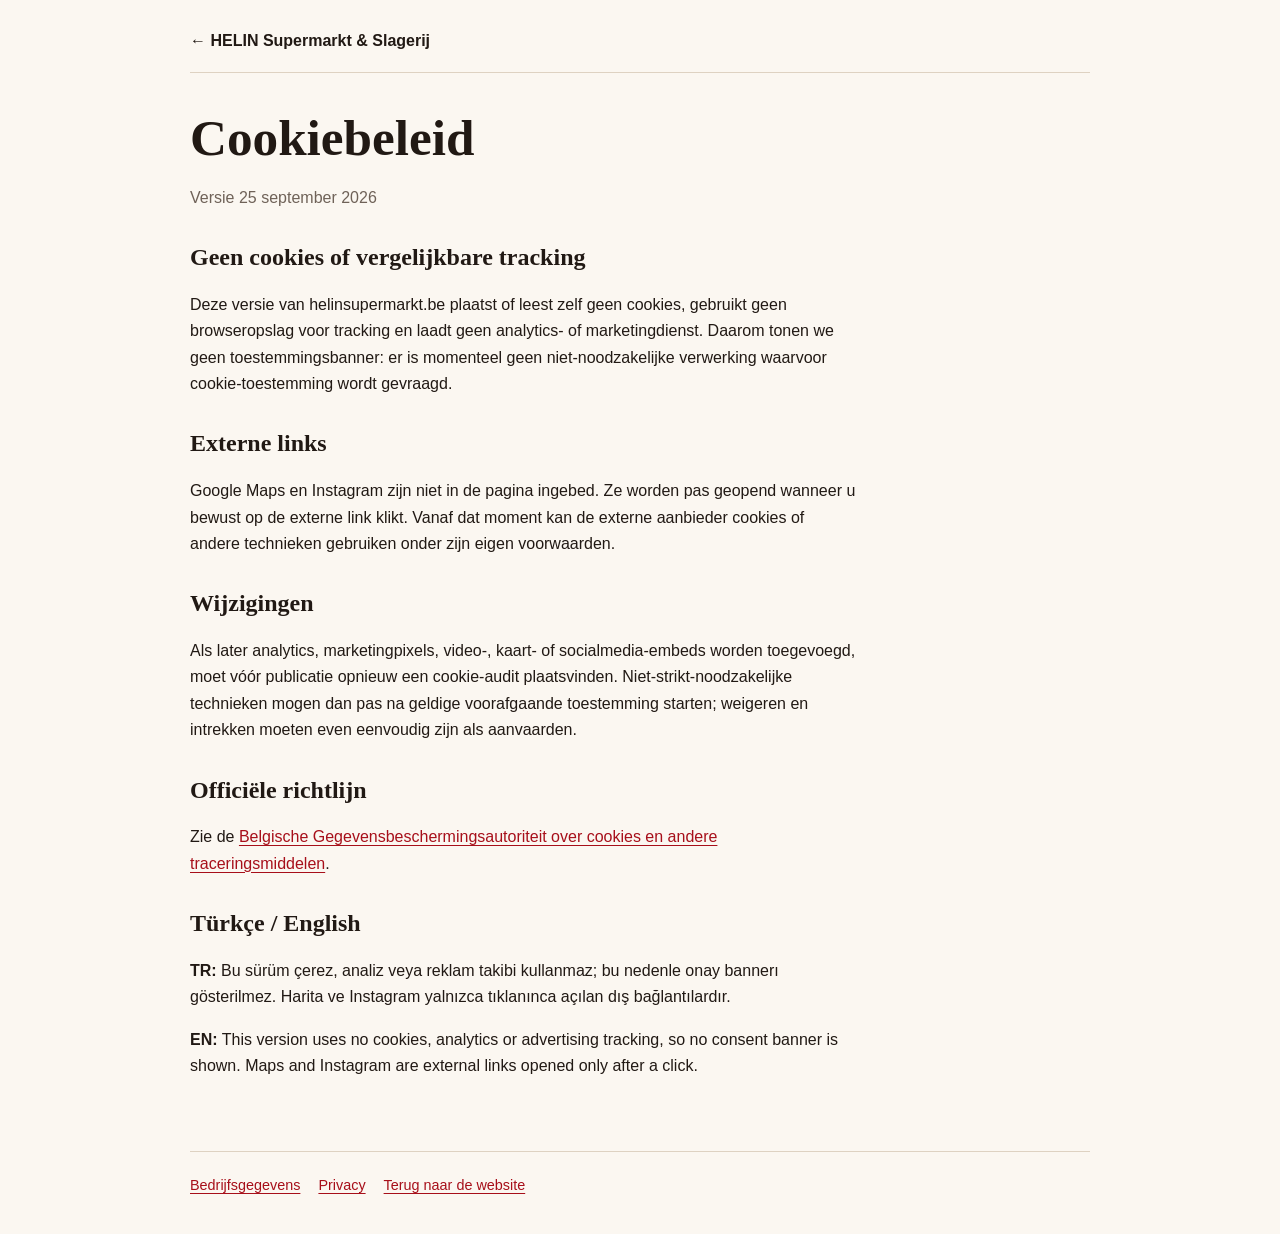
<file: cookies.html>
<!doctype html>
<html lang="nl-BE">
<head>
  <meta charset="utf-8">
  <meta name="viewport" content="width=device-width,initial-scale=1">
  <meta name="robots" content="index,follow">
  <meta name="referrer" content="strict-origin-when-cross-origin">
  <meta http-equiv="Content-Security-Policy" content="default-src 'self'; base-uri 'self'; object-src 'none'; frame-src 'none'; form-action 'none'; img-src 'self'; font-src 'self'; style-src 'self'; script-src 'none'; upgrade-insecure-requests">
  <title>Cookiebeleid | HELIN Supermarkt &amp; Slagerij</title>
  <link rel="icon" href="/assets/favicon.svg" type="image/svg+xml">
  <link rel="stylesheet" href="/assets/legal.css">
</head>
<body>
  <header><a href="/">← HELIN Supermarkt &amp; Slagerij</a></header>
  <main>
    <h1>Cookiebeleid</h1>
    <p class="meta">Versie 25 september 2026</p>

    <h2>Geen cookies of vergelijkbare tracking</h2>
    <p>Deze versie van helinsupermarkt.be plaatst of leest zelf geen cookies, gebruikt geen browseropslag voor tracking en laadt geen analytics- of marketingdienst. Daarom tonen we geen toestemmingsbanner: er is momenteel geen niet-noodzakelijke verwerking waarvoor cookie-toestemming wordt gevraagd.</p>

    <h2>Externe links</h2>
    <p>Google Maps en Instagram zijn niet in de pagina ingebed. Ze worden pas geopend wanneer u bewust op de externe link klikt. Vanaf dat moment kan de externe aanbieder cookies of andere technieken gebruiken onder zijn eigen voorwaarden.</p>

    <h2>Wijzigingen</h2>
    <p>Als later analytics, marketingpixels, video-, kaart- of socialmedia-embeds worden toegevoegd, moet vóór publicatie opnieuw een cookie-audit plaatsvinden. Niet-strikt-noodzakelijke technieken mogen dan pas na geldige voorafgaande toestemming starten; weigeren en intrekken moeten even eenvoudig zijn als aanvaarden.</p>

    <h2>Officiële richtlijn</h2>
    <p>Zie de <a href="https://www.dataprotectionauthority.be/professioneel/thema-s/cookies">Belgische Gegevensbeschermingsautoriteit over cookies en andere traceringsmiddelen</a>.</p>

    <h2>Türkçe / English</h2>
    <p><strong>TR:</strong> Bu sürüm çerez, analiz veya reklam takibi kullanmaz; bu nedenle onay bannerı gösterilmez. Harita ve Instagram yalnızca tıklanınca açılan dış bağlantılardır.</p>
    <p><strong>EN:</strong> This version uses no cookies, analytics or advertising tracking, so no consent banner is shown. Maps and Instagram are external links opened only after a click.</p>
  </main>
  <footer><nav><a href="/legal.html">Bedrijfsgegevens</a><a href="/privacy.html">Privacy</a><a href="/">Terug naar de website</a></nav></footer>
</body>
</html>
</file>
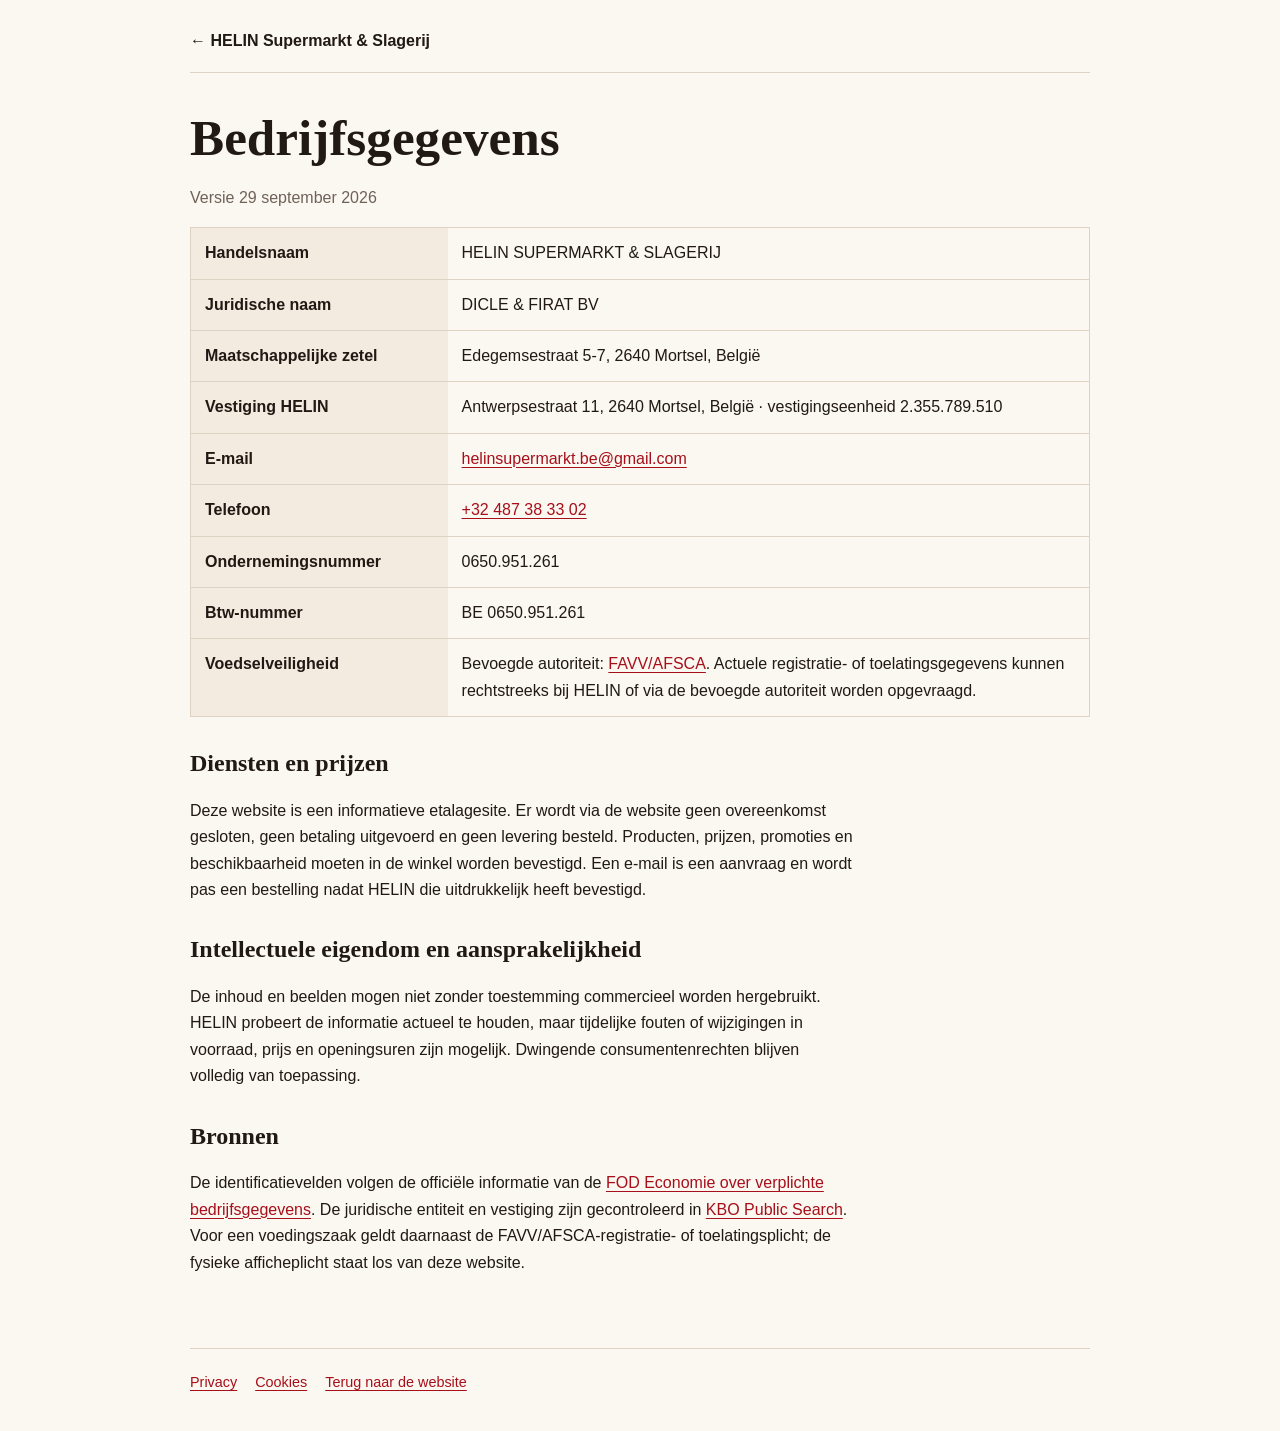
<file: legal.html>
<!doctype html>
<html lang="nl-BE">
<head>
  <meta charset="utf-8">
  <meta name="viewport" content="width=device-width,initial-scale=1">
  <meta name="robots" content="index,follow">
  <meta name="referrer" content="strict-origin-when-cross-origin">
  <meta http-equiv="Content-Security-Policy" content="default-src 'self'; base-uri 'self'; object-src 'none'; frame-src 'none'; form-action 'none'; img-src 'self'; font-src 'self'; style-src 'self'; script-src 'none'; upgrade-insecure-requests">
  <title>Bedrijfsgegevens | HELIN Supermarkt &amp; Slagerij</title>
  <link rel="icon" href="/assets/favicon.svg" type="image/svg+xml">
  <link rel="stylesheet" href="/assets/legal.css">
</head>
<body>
  <header><a href="/">← HELIN Supermarkt &amp; Slagerij</a></header>
  <main>
    <h1>Bedrijfsgegevens</h1>
    <p class="meta">Versie 29 september 2026</p>

    <dl class="facts">
      <dt>Handelsnaam</dt><dd>HELIN SUPERMARKT &amp; SLAGERIJ</dd>
      <dt>Juridische naam</dt><dd>DICLE &amp; FIRAT BV</dd>
      <dt>Maatschappelijke zetel</dt><dd>Edegemsestraat 5-7, 2640 Mortsel, België</dd>
      <dt>Vestiging HELIN</dt><dd>Antwerpsestraat 11, 2640 Mortsel, België · vestigingseenheid 2.355.789.510</dd>
      <dt>E-mail</dt><dd><a href="mailto:helinsupermarkt.be@gmail.com">helinsupermarkt.be@gmail.com</a></dd>
      <dt>Telefoon</dt><dd><a href="tel:+32487383302">+32 487 38 33 02</a></dd>
      <dt>Ondernemingsnummer</dt><dd>0650.951.261</dd>
      <dt>Btw-nummer</dt><dd>BE 0650.951.261</dd>
      <dt>Voedselveiligheid</dt><dd>Bevoegde autoriteit: <a href="https://favv-afsca.be/">FAVV/AFSCA</a>. Actuele registratie- of toelatingsgegevens kunnen rechtstreeks bij HELIN of via de bevoegde autoriteit worden opgevraagd.</dd>
    </dl>

    <h2>Diensten en prijzen</h2>
    <p>Deze website is een informatieve etalagesite. Er wordt via de website geen overeenkomst gesloten, geen betaling uitgevoerd en geen levering besteld. Producten, prijzen, promoties en beschikbaarheid moeten in de winkel worden bevestigd. Een e-mail is een aanvraag en wordt pas een bestelling nadat HELIN die uitdrukkelijk heeft bevestigd.</p>

    <h2>Intellectuele eigendom en aansprakelijkheid</h2>
    <p>De inhoud en beelden mogen niet zonder toestemming commercieel worden hergebruikt. HELIN probeert de informatie actueel te houden, maar tijdelijke fouten of wijzigingen in voorraad, prijs en openingsuren zijn mogelijk. Dwingende consumentenrechten blijven volledig van toepassing.</p>

    <h2>Bronnen</h2>
    <p>De identificatievelden volgen de officiële informatie van de <a href="https://economie.fgov.be/nl/themas/online/elektronische-handel/verkoop-internet/bedrijfswebsite-en-accounts-op">FOD Economie over verplichte bedrijfsgegevens</a>. De juridische entiteit en vestiging zijn gecontroleerd in <a href="https://kbopub.economie.fgov.be/kbopub/zoeknummerform.html?actionLu=Search&amp;nummer=0650951261">KBO Public Search</a>. Voor een voedingszaak geldt daarnaast de FAVV/AFSCA-registratie- of toelatingsplicht; de fysieke afficheplicht staat los van deze website.</p>
  </main>
  <footer><nav><a href="/privacy.html">Privacy</a><a href="/cookies.html">Cookies</a><a href="/">Terug naar de website</a></nav></footer>
</body>
</html>
</file>
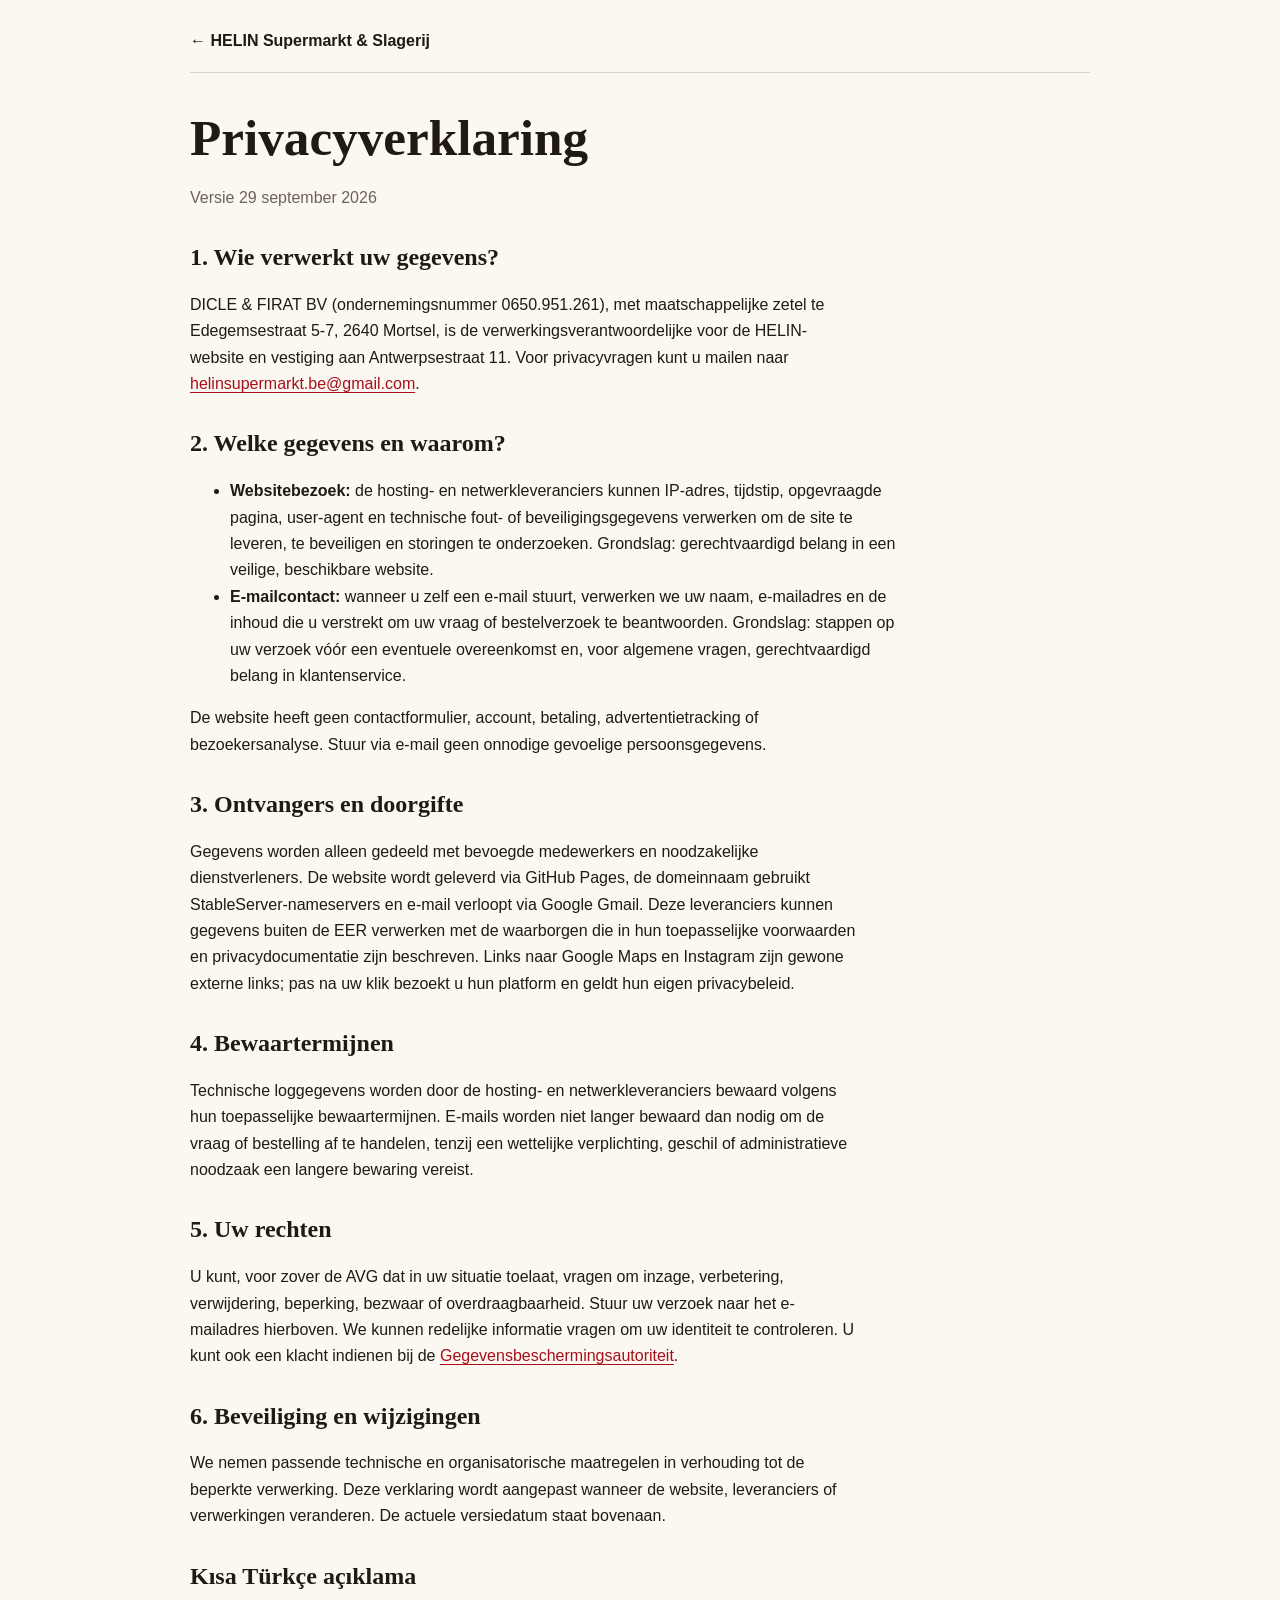
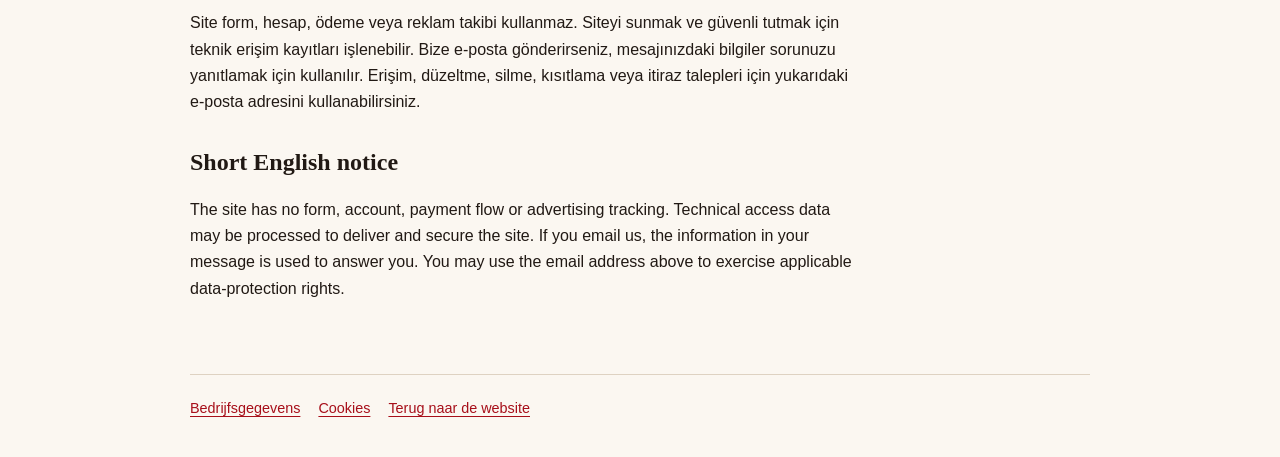
<file: privacy.html>
<!doctype html>
<html lang="nl-BE">
<head>
  <meta charset="utf-8">
  <meta name="viewport" content="width=device-width,initial-scale=1">
  <meta name="robots" content="index,follow">
  <meta name="referrer" content="strict-origin-when-cross-origin">
  <meta http-equiv="Content-Security-Policy" content="default-src 'self'; base-uri 'self'; object-src 'none'; frame-src 'none'; form-action 'none'; img-src 'self'; font-src 'self'; style-src 'self'; script-src 'none'; upgrade-insecure-requests">
  <title>Privacyverklaring | HELIN Supermarkt &amp; Slagerij</title>
  <link rel="icon" href="/assets/favicon.svg" type="image/svg+xml">
  <link rel="stylesheet" href="/assets/legal.css">
</head>
<body>
  <header><a href="/">← HELIN Supermarkt &amp; Slagerij</a></header>
  <main>
    <h1>Privacyverklaring</h1>
    <p class="meta">Versie 29 september 2026</p>

    <h2>1. Wie verwerkt uw gegevens?</h2>
    <p>DICLE &amp; FIRAT BV (ondernemingsnummer 0650.951.261), met maatschappelijke zetel te Edegemsestraat 5-7, 2640 Mortsel, is de verwerkingsverantwoordelijke voor de HELIN-website en vestiging aan Antwerpsestraat 11. Voor privacyvragen kunt u mailen naar <a href="mailto:helinsupermarkt.be@gmail.com">helinsupermarkt.be@gmail.com</a>.</p>

    <h2>2. Welke gegevens en waarom?</h2>
    <ul>
      <li><strong>Websitebezoek:</strong> de hosting- en netwerkleveranciers kunnen IP-adres, tijdstip, opgevraagde pagina, user-agent en technische fout- of beveiligingsgegevens verwerken om de site te leveren, te beveiligen en storingen te onderzoeken. Grondslag: gerechtvaardigd belang in een veilige, beschikbare website.</li>
      <li><strong>E-mailcontact:</strong> wanneer u zelf een e-mail stuurt, verwerken we uw naam, e-mailadres en de inhoud die u verstrekt om uw vraag of bestelverzoek te beantwoorden. Grondslag: stappen op uw verzoek vóór een eventuele overeenkomst en, voor algemene vragen, gerechtvaardigd belang in klantenservice.</li>
    </ul>
    <p>De website heeft geen contactformulier, account, betaling, advertentietracking of bezoekersanalyse. Stuur via e-mail geen onnodige gevoelige persoonsgegevens.</p>

    <h2>3. Ontvangers en doorgifte</h2>
    <p>Gegevens worden alleen gedeeld met bevoegde medewerkers en noodzakelijke dienstverleners. De website wordt geleverd via GitHub Pages, de domeinnaam gebruikt StableServer-nameservers en e-mail verloopt via Google Gmail. Deze leveranciers kunnen gegevens buiten de EER verwerken met de waarborgen die in hun toepasselijke voorwaarden en privacydocumentatie zijn beschreven. Links naar Google Maps en Instagram zijn gewone externe links; pas na uw klik bezoekt u hun platform en geldt hun eigen privacybeleid.</p>

    <h2>4. Bewaartermijnen</h2>
    <p>Technische loggegevens worden door de hosting- en netwerkleveranciers bewaard volgens hun toepasselijke bewaartermijnen. E-mails worden niet langer bewaard dan nodig om de vraag of bestelling af te handelen, tenzij een wettelijke verplichting, geschil of administratieve noodzaak een langere bewaring vereist.</p>

    <h2>5. Uw rechten</h2>
    <p>U kunt, voor zover de AVG dat in uw situatie toelaat, vragen om inzage, verbetering, verwijdering, beperking, bezwaar of overdraagbaarheid. Stuur uw verzoek naar het e-mailadres hierboven. We kunnen redelijke informatie vragen om uw identiteit te controleren. U kunt ook een klacht indienen bij de <a href="https://www.dataprotectionauthority.be/">Gegevensbeschermingsautoriteit</a>.</p>

    <h2>6. Beveiliging en wijzigingen</h2>
    <p>We nemen passende technische en organisatorische maatregelen in verhouding tot de beperkte verwerking. Deze verklaring wordt aangepast wanneer de website, leveranciers of verwerkingen veranderen. De actuele versiedatum staat bovenaan.</p>

    <h2>Kısa Türkçe açıklama</h2>
    <p>Site form, hesap, ödeme veya reklam takibi kullanmaz. Siteyi sunmak ve güvenli tutmak için teknik erişim kayıtları işlenebilir. Bize e-posta gönderirseniz, mesajınızdaki bilgiler sorunuzu yanıtlamak için kullanılır. Erişim, düzeltme, silme, kısıtlama veya itiraz talepleri için yukarıdaki e-posta adresini kullanabilirsiniz.</p>

    <h2>Short English notice</h2>
    <p>The site has no form, account, payment flow or advertising tracking. Technical access data may be processed to deliver and secure the site. If you email us, the information in your message is used to answer you. You may use the email address above to exercise applicable data-protection rights.</p>
  </main>
  <footer><nav><a href="/legal.html">Bedrijfsgegevens</a><a href="/cookies.html">Cookies</a><a href="/">Terug naar de website</a></nav></footer>
</body>
</html>
</file>
<file: assets/legal.css>
:root {
  color-scheme: light;
  --ink: #211914;
  --muted: #6f6258;
  --paper: #fbf7f1;
  --line: #ded2c2;
  --accent: #a70f1a;
}

* { box-sizing: border-box; }
html { background: var(--paper); color: var(--ink); font: 16px/1.65 -apple-system, BlinkMacSystemFont, "Segoe UI", sans-serif; }
body { margin: 0; }
a { color: var(--accent); text-underline-offset: 3px; }
a:focus-visible { outline: 3px solid var(--accent); outline-offset: 4px; }
header, main, footer { width: min(900px, calc(100% - 36px)); margin-inline: auto; }
header { padding: 28px 0 18px; border-bottom: 1px solid var(--line); }
header a { color: var(--ink); font-weight: 800; text-decoration: none; }
main { padding: 34px 0 56px; }
footer { padding: 22px 0 36px; border-top: 1px solid var(--line); color: var(--muted); font-size: .9rem; }
h1, h2 { font-family: Georgia, serif; line-height: 1.2; overflow-wrap: anywhere; }
h1 { font-size: clamp(2rem, 6vw, 3.2rem); margin: 0 0 12px; }
h2 { margin-top: 2rem; }
p, li, dd, a { overflow-wrap: anywhere; }
p, li { max-width: 75ch; }
.meta { color: var(--muted); }
.notice { border-left: 4px solid var(--accent); background: #fff; padding: 14px 18px; }
.facts { display: grid; grid-template-columns: minmax(150px, .4fr) 1fr; gap: 0; border: 1px solid var(--line); }
.facts dt, .facts dd { margin: 0; padding: 12px 14px; border-bottom: 1px solid var(--line); }
.facts dt { font-weight: 700; background: #f3ebdf; }
.facts dt:last-of-type, .facts dd:last-of-type { border-bottom: 0; }
.todo { color: #8a1018; font-weight: 800; }
nav { display: flex; flex-wrap: wrap; gap: 10px 18px; }
@media (max-width: 600px) {
  .facts { grid-template-columns: 1fr; }
  .facts dt { border-bottom: 0; }
}
</file>
